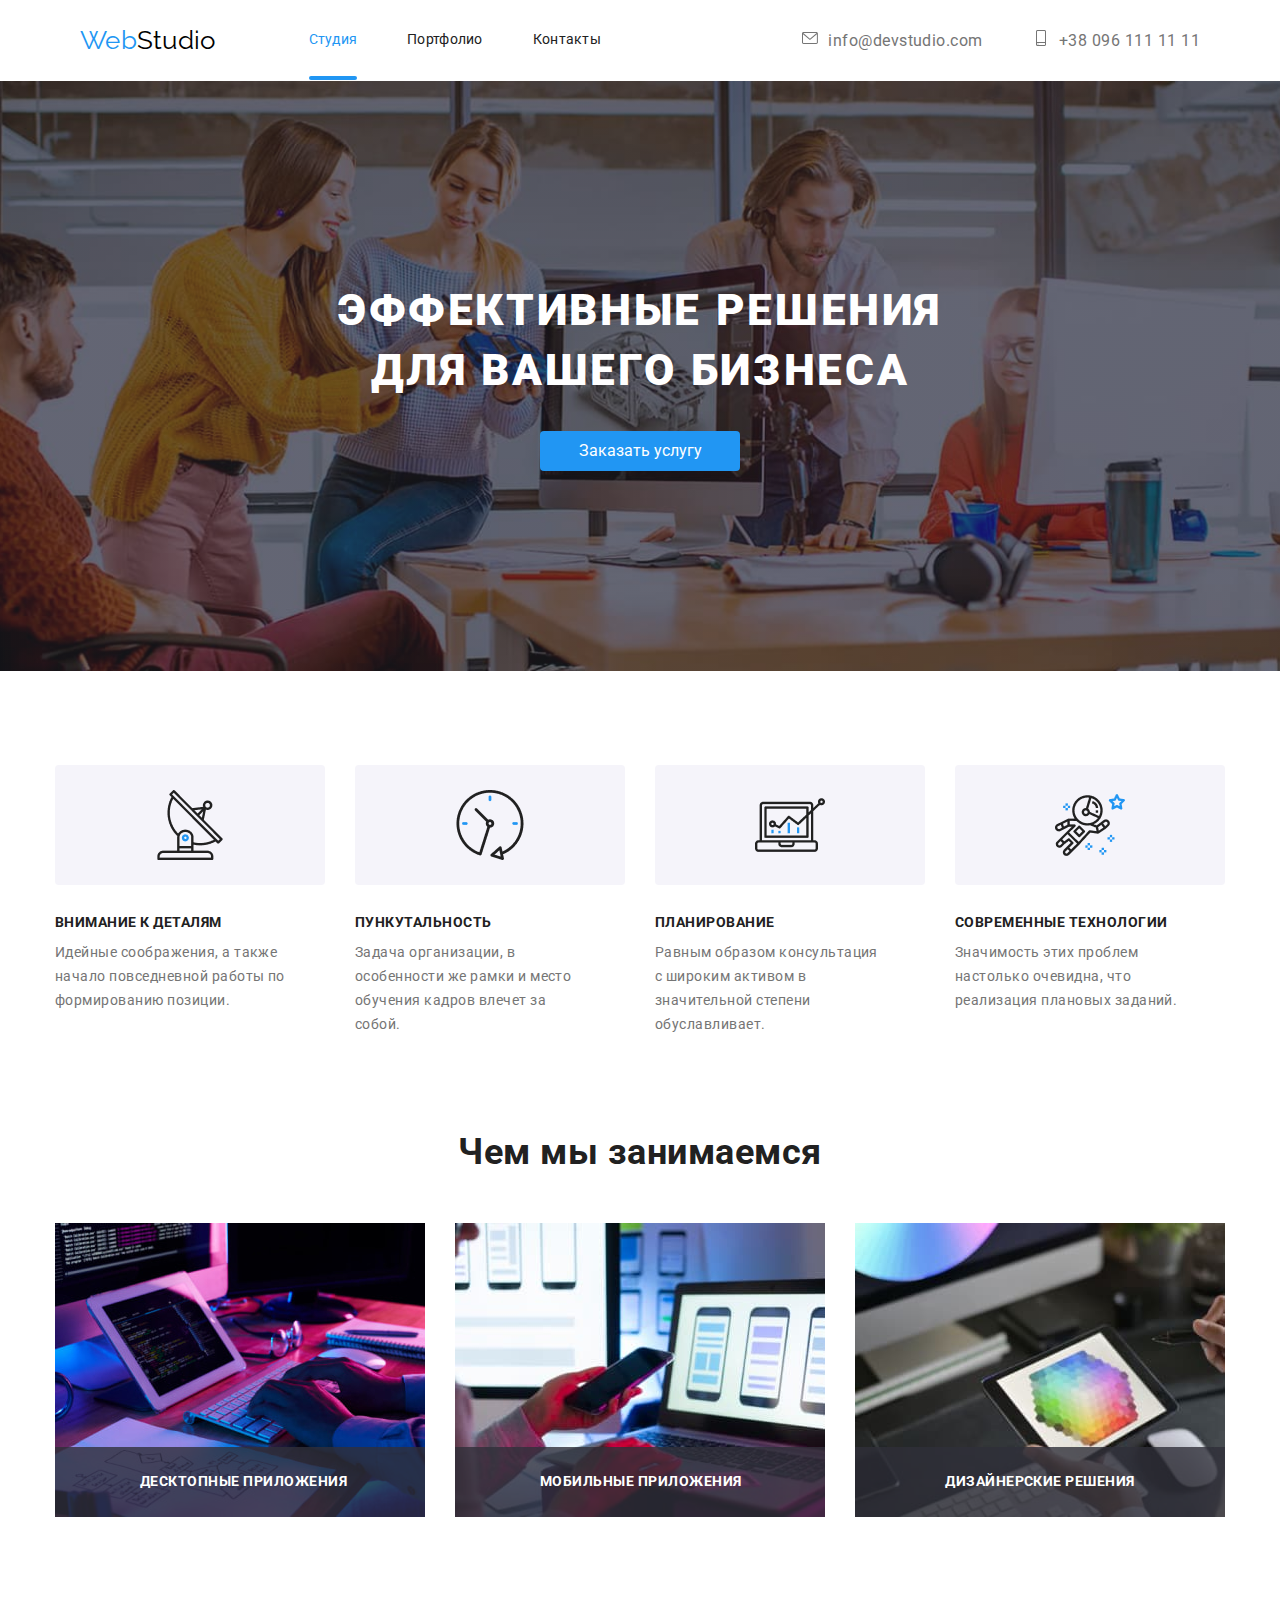
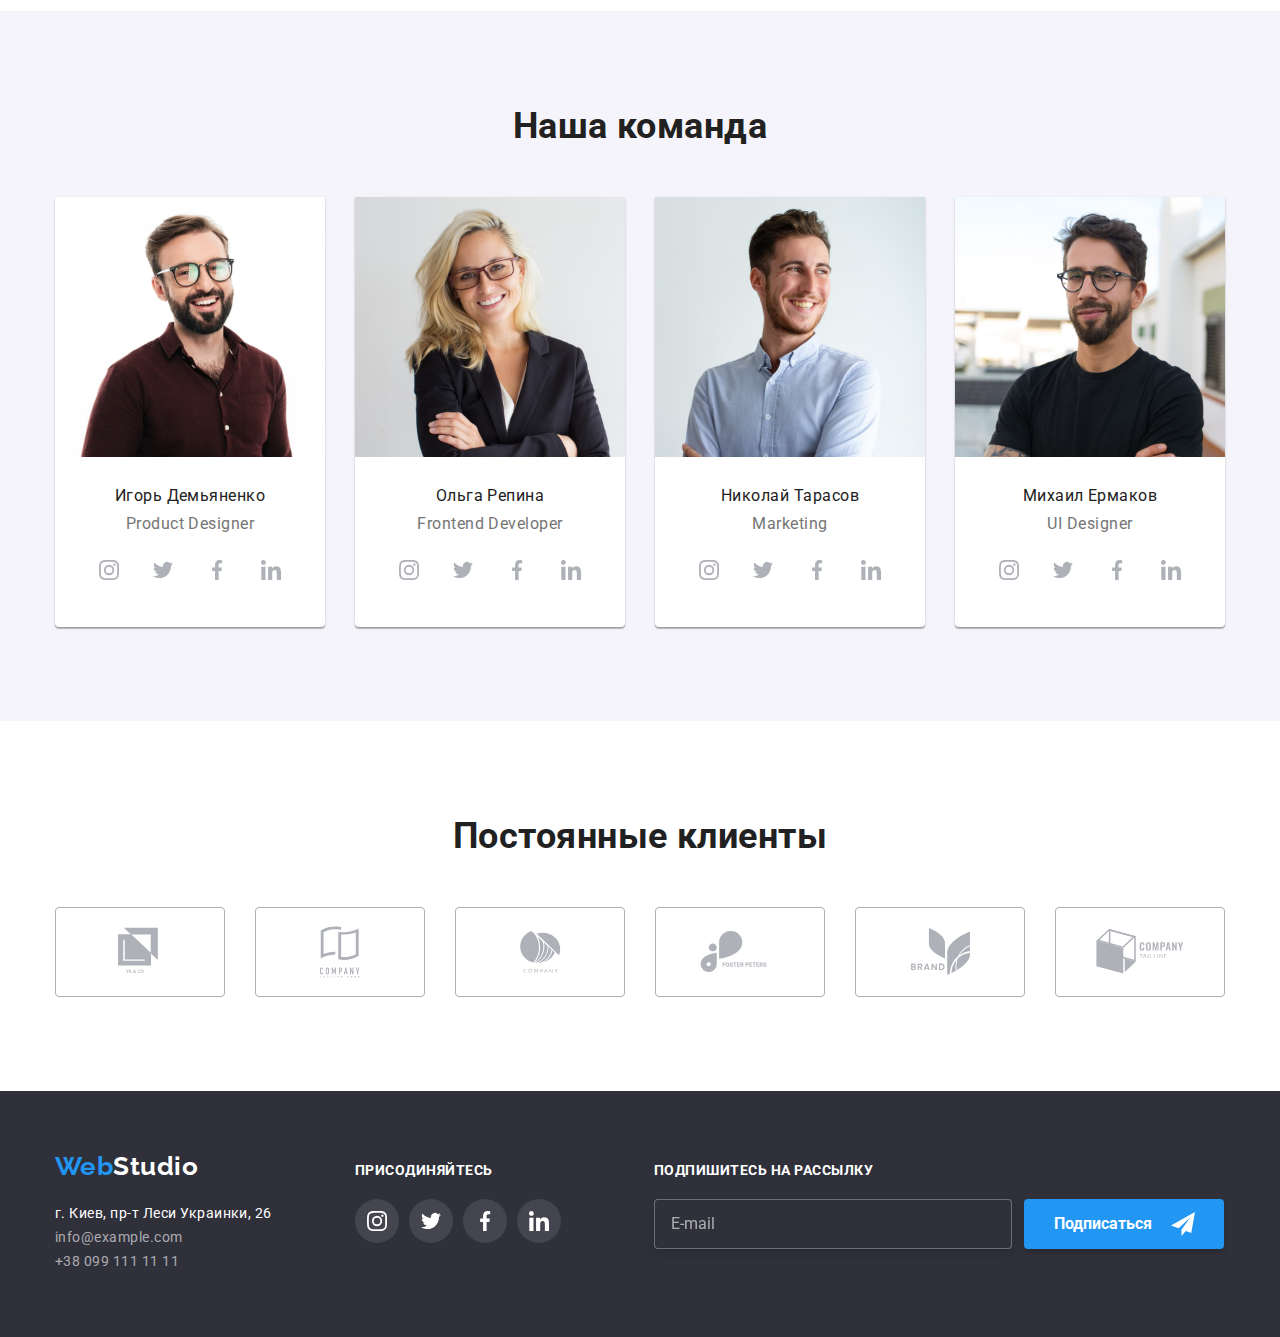
<file: index.html>
<!DOCTYPE html>
<html lang="ru">
  <head>
    <meta charset="UTF-8" />
    <meta name="viewport" content="width=device-width, initial-scale=1.0" />
    <link
      href="https://fonts.googleapis.com/css2?family=Raleway:wght@700&family=Roboto:wght@500;700&display=swap"
      rel="stylesheet"
    />
    <link rel="stylesheet" href="./css/modernnormalize.css" />
    <link rel="stylesheet" href="./css/styles.css" />
    <title>Document</title>
  </head>
  <body>
    <header>
      <!-- главная навигация -->
      <div class="container">
        <div class="flexbox-header">
          <nav class="nav">
            <a class="logo" href="./index.html"
              ><span class="web">Web</span>Studio</a
            >
            <ul class="list list-flexbox">
              <li class="item"><a class="link current" href="">Студия</a></li>
              <li class="item">
                <a class="link" href="./portfolio.html">Портфолио</a>
              </li>
              <li class="item">
                <a class="link" href="#contacts">Контакты</a>
              </li>
            </ul>
          </nav>

          <address class="address">
            <a class="address-link" href="mailto:info@devstudio.com">
              <svg class="address-icon" width="16" height="16">
                <use
                  href="./images/icons/symbol-defs.svg#icon-envelope"
                ></use></svg
              >info@devstudio.com</a
            >
            <a class="address-link" href="tel:+380961111111"
              ><svg class="address-icon" width="16" height="16">
                <use
                  href="./images/icons/symbol-defs.svg#icon-smartphone"
                ></use></svg
              >+38 096 111 11 11</a
            >
          </address>
        </div>
      </div>
    </header>
    <main>
      <article>
        <!-- герой -->
        <section class="hero">
          <div class="container hero-section">
            <h1 class="hero-title">Эффективные решения для вашего бизнеса</h1>
            <button data-modal-open class="button" type="button">
              Заказать услугу
            </button>
          </div>
        </section>
        <!-- особенности компании -->
        <section class="section no-padding">
          <div class="container">
            <h2 class="visually-hidden">Особенности</h2>
            <ul class="list flexbox">
              <li class="item-special">
                <h3 class="title-small-section antenna">Внимание к деталям</h3>
                <p class="text special-section">
                  Идейные соображения, а также начало повседневной работы по
                  формированию позиции.
                </p>
              </li>
              <li class="item-special">
                <h3 class="title-small-section clock">Пункутальность</h3>
                <p class="text special-section">
                  Задача организации, в особенности же рамки и место обучения
                  кадров влечет за собой.
                </p>
              </li>
              <li class="item-special">
                <h3 class="title-small-section planning">Планирование</h3>
                <p class="text special-section">
                  Равным образом консультация с широким активом в значительной
                  степени обуславливает.
                </p>
              </li>
              <li class="item-special">
                <h3 class="title-small-section astronaut">
                  Современные технологии
                </h3>
                <p class="text special-section">
                  Значимость этих проблем настолько очевидна, что реализация
                  плановых заданий.
                </p>
              </li>
            </ul>
          </div>
        </section>
        <!-- чем занимается компания -->
        <section class="section">
          <div class="container">
            <h2 class="title-section">Чем мы занимаемся</h2>
            <ul class="list flexbox">
              <li class="item-company">
                <a href="">
                  <img
                    src="./images/img.jpg"
                    alt="кодирование"
                    width="370"
                    height="295"
                  />
                  <div class="container-item-company">
                    <p class="item-company-text">Десктопные приложения</p>
                  </div>
                </a>
              </li>
              <li class="item-company">
                <a href="">
                  <img
                    src="./images/box2.jpg"
                    alt="создание мобильных приложений"
                    width="370"
                    height="295"
                  />
                </a>
                <div class="container-item-company">
                  <p class="item-company-text">Мобильные приложения</p>
                </div>
              </li>
              <li class="item-company">
                <a href="">
                  <img
                    src="./images/box3.jpg"
                    alt="палитра цветов"
                    width="370"
                    height="295"
                  />
                </a>
                <div class="container-item-company">
                  <p class="item-company-text">Дизайнерские решения</p>
                </div>
              </li>
            </ul>
          </div>
        </section>
        <!-- фото и ссылки на команду -->
        <section class="section team">
          <div class="container">
            <h2 class="title-section">Наша команда</h2>
            <ul class="list flexbox">
              <li class="item-special">
                <a href="">
                  <img
                    class="team-image"
                    src="./images/imgteam1.jpg"
                    alt="Игорь Демьяненко"
                    width="270"
                    height="260"
                  />
                </a>
                <h3 class="title-team">Игорь Демьяненко</h3>
                <p class="text text-team">Product Designer</p>
                <ul class="list flexbox-social">
                  <li class="flexbox-social-item">
                    <a
                      class="social-link"
                      aria-label="Инстаграм"
                      href="https://www.instagram.com/?hl=ru"
                      ><svg class="social-icon" width="20" height="20">
                        <use
                          href="./images/icons/symbol-defs.svg#icon-instagram"
                        ></use></svg
                    ></a>
                  </li>
                  <li class="flexbox-social-item">
                    <a
                      class="social-link"
                      aria-label="Твиттер"
                      href="https://www.instagram.com/?hl=ru"
                      ><svg class="social-icon" width="20" height="20">
                        <use
                          href="./images/icons/symbol-defs.svg#icon-twitter"
                        ></use></svg
                    ></a>
                  </li>
                  <li class="flexbox-social-item">
                    <a
                      class="social-link"
                      aria-label="Фейсбук"
                      href="https://www.instagram.com/?hl=ru"
                      ><svg class="social-icon" width="20" height="20">
                        <use
                          href="./images/icons/symbol-defs.svg#icon-facebook"
                        ></use></svg
                    ></a>
                  </li>
                  <li class="flexbox-social-item">
                    <a
                      class="social-link"
                      aria-label="Линкендин"
                      href="https://www.instagram.com/?hl=ru"
                      ><svg class="social-icon" width="20" height="20">
                        <use
                          href="./images/icons/symbol-defs.svg#icon-linkedin"
                        ></use></svg
                    ></a>
                  </li>
                </ul>
              </li>
              <li class="item-special">
                <a href="">
                  <img
                    class="team-image"
                    src="./images/imgteam2.jpg"
                    alt="Ольга Репина"
                    width="270"
                    height="260"
                  />
                </a>
                <h3 class="title-team">Ольга Репина</h3>
                <p class="text text-team">Frontend Developer</p>
                <ul class="list flexbox-social">
                  <li class="flexbox-social-item">
                    <a
                      class="social-link"
                      aria-label="Инстаграм"
                      href="https://www.instagram.com/?hl=ru"
                      ><svg class="social-icon" width="20" height="20">
                        <use
                          href="./images/icons/symbol-defs.svg#icon-instagram"
                        ></use></svg
                    ></a>
                  </li>
                  <li class="flexbox-social-item">
                    <a
                      class="social-link"
                      aria-label="Твиттер"
                      href="https://www.instagram.com/?hl=ru"
                      ><svg class="social-icon" width="20" height="20">
                        <use
                          href="./images/icons/symbol-defs.svg#icon-twitter"
                        ></use></svg
                    ></a>
                  </li>
                  <li class="flexbox-social-item">
                    <a
                      class="social-link"
                      aria-label="Фейсбук"
                      href="https://www.instagram.com/?hl=ru"
                      ><svg class="social-icon" width="20" height="20">
                        <use
                          href="./images/icons/symbol-defs.svg#icon-facebook"
                        ></use></svg
                    ></a>
                  </li>
                  <li class="flexbox-social-item">
                    <a
                      class="social-link"
                      aria-label="Линкендин"
                      href="https://www.instagram.com/?hl=ru"
                      ><svg class="social-icon" width="20" height="20">
                        <use
                          href="./images/icons/symbol-defs.svg#icon-linkedin"
                        ></use></svg
                    ></a>
                  </li>
                </ul>
              </li>
              <li class="item-special">
                <a href="">
                  <img
                    class="team-image"
                    src="./images/imgteam3.jpg"
                    alt="Николай Тарасов"
                    width="270"
                    height="260"
                  />
                </a>
                <h3 class="title-team">Николай Тарасов</h3>
                <p class="text text-team">Marketing</p>
                <ul class="list flexbox-social">
                  <li class="flexbox-social-item">
                    <a
                      class="social-link"
                      aria-label="Инстаграм"
                      href="https://www.instagram.com/?hl=ru"
                      ><svg class="social-icon" width="20" height="20">
                        <use
                          href="./images/icons/symbol-defs.svg#icon-instagram"
                        ></use></svg
                    ></a>
                  </li>
                  <li class="flexbox-social-item">
                    <a
                      class="social-link"
                      aria-label="Твиттер"
                      href="https://www.instagram.com/?hl=ru"
                      ><svg class="social-icon" width="20" height="20">
                        <use
                          href="./images/icons/symbol-defs.svg#icon-twitter"
                        ></use></svg
                    ></a>
                  </li>
                  <li class="flexbox-social-item">
                    <a
                      class="social-link"
                      aria-label="Фейсбук"
                      href="https://www.instagram.com/?hl=ru"
                      ><svg class="social-icon" width="20" height="20">
                        <use
                          href="./images/icons/symbol-defs.svg#icon-facebook"
                        ></use></svg
                    ></a>
                  </li>
                  <li class="flexbox-social-item">
                    <a
                      class="social-link"
                      aria-label="Линкендин"
                      href="https://www.instagram.com/?hl=ru"
                      ><svg class="social-icon" width="20" height="20">
                        <use
                          href="./images/icons/symbol-defs.svg#icon-linkedin"
                        ></use></svg
                    ></a>
                  </li>
                </ul>
              </li>
              <li class="item-special">
                <a href="">
                  <img
                    class="team-image"
                    src="./images/imgteam4.jpg"
                    alt="Михаил Ермаков"
                    width="270"
                    height="260"
                  />
                </a>
                <h3 class="title-team">Михаил Ермаков</h3>
                <p class="text text-team">UI Designer</p>
                <ul class="list flexbox-social">
                  <li class="flexbox-social-item">
                    <a
                      class="social-link"
                      aria-label="Инстаграм"
                      href="https://www.instagram.com/?hl=ru"
                      ><svg class="social-icon" width="20" height="20">
                        <use
                          href="./images/icons/symbol-defs.svg#icon-instagram"
                        ></use></svg
                    ></a>
                  </li>
                  <li class="flexbox-social-item">
                    <a
                      class="social-link"
                      aria-label="Твиттер"
                      href="https://www.instagram.com/?hl=ru"
                      ><svg class="social-icon" width="20" height="20">
                        <use
                          href="./images/icons/symbol-defs.svg#icon-twitter"
                        ></use></svg
                    ></a>
                  </li>
                  <li class="flexbox-social-item">
                    <a
                      class="social-link"
                      aria-label="Фейсбук"
                      href="https://www.instagram.com/?hl=ru"
                      ><svg class="social-icon" width="20" height="20">
                        <use
                          href="./images/icons/symbol-defs.svg#icon-facebook"
                        ></use></svg
                    ></a>
                  </li>
                  <li class="flexbox-social-item">
                    <a
                      class="social-link"
                      aria-label="Линкендин"
                      href="https://www.instagram.com/?hl=ru"
                      ><svg class="social-icon" width="20" height="20">
                        <use
                          href="./images/icons/symbol-defs.svg#icon-linkedin"
                        ></use></svg
                    ></a>
                  </li>
                </ul>
              </li>
            </ul>
          </div>
        </section>
        <!-- постоянные клиенты -->
        <section class="section">
          <div class="container">
            <h2 class="title-section">Постоянные клиенты</h2>
            <ul class="list clients">
              <li>
                <a class="clients-link" href="">
                  <svg class="clients-icon" width="44" height="50">
                    <use href="./images/icons/symbol-defs.svg#icon-logo1"></use>
                  </svg>
                </a>
              </li>
              <li>
                <a class="clients-link" href="">
                  <svg class="clients-icon" width="40" height="52">
                    <use href="./images/icons/symbol-defs.svg#icon-logo2"></use>
                  </svg>
                </a>
              </li>
              <li>
                <a class="clients-link" href="">
                  <svg class="clients-icon" width="41" height="42">
                    <use href="./images/icons/symbol-defs.svg#icon-logo3"></use>
                  </svg>
                </a>
              </li>
              <li>
                <a class="clients-link" href="">
                  <svg class="clients-icon" width="80" height="42">
                    <use href="./images/icons/symbol-defs.svg#icon-logo4"></use>
                  </svg>
                </a>
              </li>
              <li>
                <a class="clients-link" href="">
                  <svg class="clients-icon" width="59" height="47">
                    <use href="./images/icons/symbol-defs.svg#icon-logo5"></use>
                  </svg>
                </a>
              </li>
              <li>
                <a class="clients-link" href="">
                  <svg class="clients-icon" width="88" height="45">
                    <use href="./images/icons/symbol-defs.svg#icon-logo6"></use>
                  </svg>
                </a>
              </li>
            </ul>
          </div>
        </section>
      </article>
    </main>
    <footer class="footer">
      <!-- футер -->
      <div class="container footer-flexbox">
        <div class="footer-address">
          <h2 class="title-footer"><span class="web">Web</span>Studio</h2>
          <address class="text-address" id="contacts">
            <span class="text-address-white"
              >г. Киев, пр-т Леси Украинки, 26</span
            >
            <br />
            info@example.com <br />
            +38 099 111 11 11
          </address>
        </div>
        <div class="join">
          <h2 class="title-join">Присодиняйтесь</h2>
          <ul class="list flexbox-social">
            <li class="flexbox-social-item">
              <a
                class="social-link-join"
                aria-label="Инстаграм"
                href="https://www.instagram.com/?hl=ru"
                ><svg class="social-icon" width="20" height="20">
                  <use
                    href="./images/icons/symbol-defs.svg#icon-instagram"
                  ></use></svg
              ></a>
            </li>
            <li class="flexbox-social-item">
              <a
                class="social-link-join"
                aria-label="Твиттер"
                href="https://www.instagram.com/?hl=ru"
                ><svg class="social-icon" width="20" height="20">
                  <use
                    href="./images/icons/symbol-defs.svg#icon-twitter"
                  ></use></svg
              ></a>
            </li>
            <li class="flexbox-social-item">
              <a
                class="social-link-join"
                aria-label="Фейсбук"
                href="https://www.instagram.com/?hl=ru"
                ><svg class="social-icon" width="20" height="20">
                  <use
                    href="./images/icons/symbol-defs.svg#icon-facebook"
                  ></use></svg
              ></a>
            </li>
            <li class="flexbox-social-item">
              <a
                class="social-link-join"
                aria-label="Линкендин"
                href="https://www.instagram.com/?hl=ru"
                ><svg class="social-icon" width="20" height="20">
                  <use
                    href="./images/icons/symbol-defs.svg#icon-linkedin"
                  ></use></svg
              ></a>
            </li>
          </ul>
        </div>
        <div class="follow-us-container">
          <form class="follow-us-flex">
            <label class="follow-us-label" for="follow-us"
              >Подпишитесь на рассылку</label
            >
            <input
              class="follow-us-emailfield"
              type="email"
              id="follow-us"
              name="follow-us-signup"
              placeholder="E-mail"
            />
            <button class="button-follow-us" type="submit">
              <span>Подписаться</span>
            </button>
          </form>
        </div>
      </div>
    </footer>

    <!-- modal -->
    <div data-modal class="backdrop is-hidden">
      <div class="modal">
        <svg
          style="padding: 6px"
          data-modal-close
          class="modal-close-button"
          width="18"
          height="18"
        >
          <use href="./images/icons/symbol-defs.svg#icon-close"></use>
        </svg>
        <h2>Оставьте свои данные, мы вам перезвоним</h2>
        <form>
          <label for="modal-name" class="modal-label"
            ><span class="input-name">Имя</span></label
          >
          <div class="input-container">
            <input
              id="modal-name"
              class="modal-input"
              type="text"
              name="name"
              autocomplete="off"
              pattern="^[a-zA-Z]+$+[А-Яа-яЁё\s]"
            /><svg class="modalform-icon" width="18" height="18">
              <use href="./images/icons/symbol-defs.svg#icon-person"></use>
            </svg>
          </div>

          <label for="modal-phone" class="modal-label"
            ><span class="input-name">Телефон</span></label
          >
          <div class="input-container">
            <input
              id="modal-phone"
              class="modal-input"
              type="text"
              name="name"
              autocomplete="off"
              pattern="^[ 0-9]+$"
            /><svg class="modalform-icon" width="18" height="18">
              <use href="./images/icons/symbol-defs.svg#icon-phone"></use>
            </svg>
          </div>

          <label for="modal-male" class="modal-label"
            ><span class="input-name">Почта</span></label
          >
          <div class="input-container">
            <input
              id="modal-male"
              class="modal-input"
              type="text"
              name="name"
              autocomplete="off"
            /><svg class="modalform-icon" width="18" height="18">
              <use href="./images/icons/symbol-defs.svg#icon-email"></use>
            </svg>
          </div>

          <label for="comment"
            ><span class="input-name">Комментарий</span></label
          >
          <textarea
            class="textarea-input"
            id="comment"
            name="comment"
            rows="6"
            placeholder="Введите текст"
          ></textarea>

          <div class="checkbox-container">
            <input
              class="checkbox-input visually-hidden"
              name="checkbox"
              id="checkbox"
              type="checkbox"
            />
            <label class="checkbox-label" for="checkbox"
              >Соглашаюсь с рассылкой и принимаю
              <a href="">Условия договора</a></label
            >
          </div>
          <button class="button button-form" type="submit">Отправить</button>
        </form>
      </div>
    </div>

    <script src="./js/modal.js"></script>
  </body>
</html>
</file>
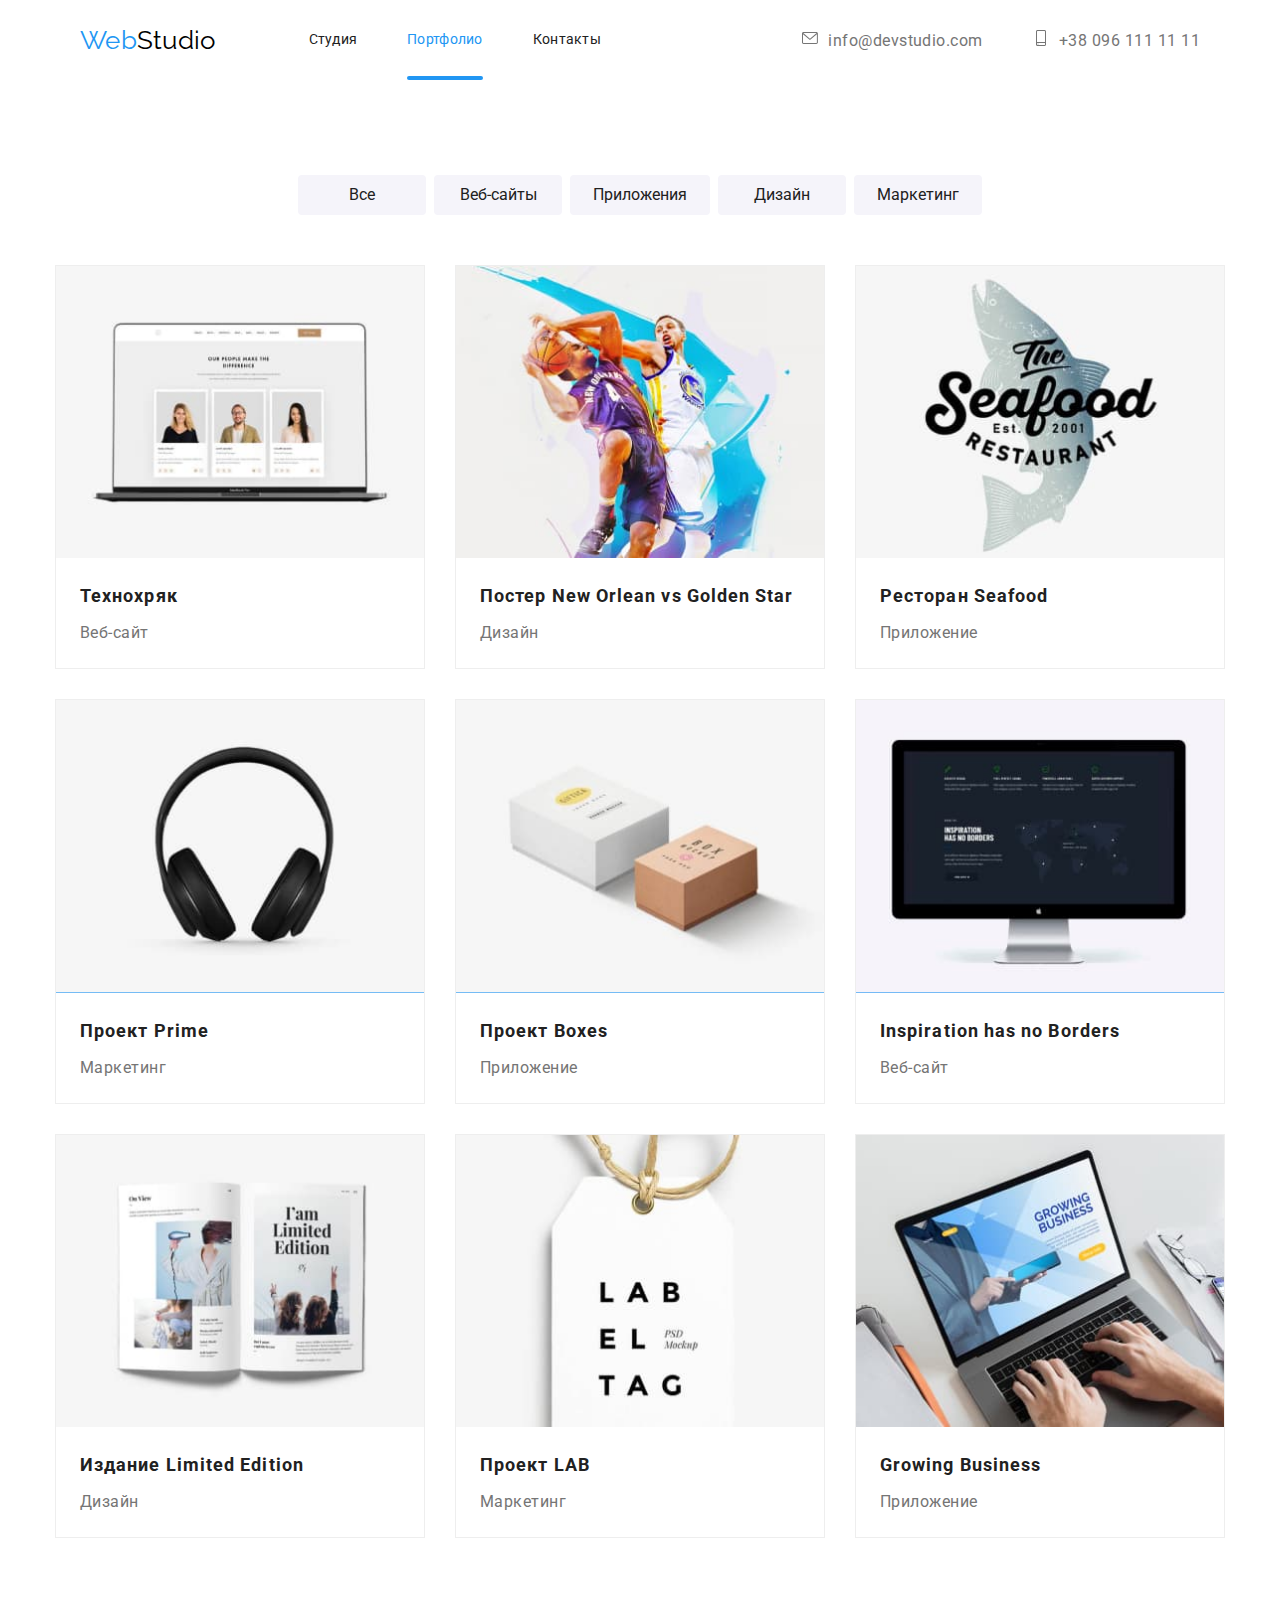
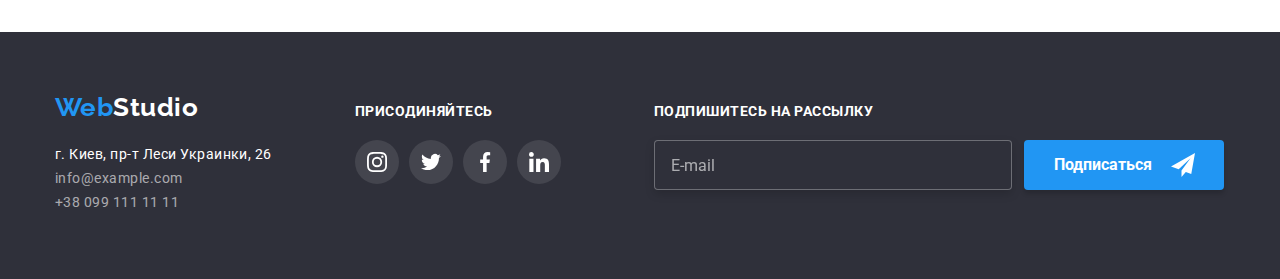
<file: portfolio.html>
<!DOCTYPE html>
<html lang="ru">
  <head>
    <meta charset="UTF-8" />
    <meta name="viewport" content="width=device-width, initial-scale=1.0" />
    <link
      href="https://fonts.googleapis.com/css2?family=Raleway:wght@700&family=Roboto:wght@500;700&display=swap"
      rel="stylesheet"
    />
    <link rel="stylesheet" href="./css/modernnormalize.css" />
    <link rel="stylesheet" href="./css/styles.css" />
    <title>Document</title>
  </head>
  <body>
    <header>
      <!-- главная навигация -->
      <div class="container padding-portfolio">
        <div class="flexbox-header">
          <nav class="nav">
            <a class="logo" href="./index.html"
              ><span class="web">Web</span>Studio</a
            >
            <ul class="list list-flexbox">
              <li class="item">
                <a class="link" href="./index.html">Студия</a>
              </li>
              <li class="item">
                <a class="link current" href="./portfolio.html">Портфолио</a>
              </li>
              <li class="item">
                <a class="link" href="#contacts">Контакты</a>
              </li>
            </ul>
          </nav>

          <address class="address">
            <a class="address-link" href="mailto:info@devstudio.com">
              <svg class="address-icon" width="16" height="16">
                <use
                  href="./images/icons/symbol-defs.svg#icon-envelope"
                ></use></svg
              >info@devstudio.com</a
            >
            <a class="address-link" href="tel:+380961111111"
              ><svg class="address-icon" width="16" height="16">
                <use
                  href="./images/icons/symbol-defs.svg#icon-smartphone"
                ></use></svg
              >+38 096 111 11 11</a
            >
          </address>
        </div>
      </div>
    </header>
    <main>
      <article>
        <!--фильтр -->
        <div class="container padding-portfolio">
          <ul class="list flexbox-buttonport">
            <li class="item-button">
              <button class="button-port" type="button">Все</button>
            </li>
            <li class="item-button">
              <button class="button-port" type="button">Веб-сайты</button>
            </li>
            <li class="item-button">
              <button class="button-port" type="button">Приложения</button>
            </li>
            <li class="item-button">
              <button class="button-port" type="button">Дизайн</button>
            </li>
            <li class="item-button">
              <button class="button-port" type="button">Маркетинг</button>
            </li>
          </ul>
          <section>
            <!-- список приложений  -->
            <ul class="list flexbox-app">
              <li class="item-app">
                <a href="">
                  <div class="container-app">
                    <img
                      src="./images/img-porrtf-1.jpg"
                      alt="иконки"
                      width="370"
                      height="295"
                    />
                    <div class="overlay">
                      <p class="text-app-hover">
                        Технокряк это современная площадка распространения
                        коронавируса. Компании используют эту платформу для
                        цифрового шпионажа и атак на защищённые сервера
                        конкурентов.
                      </p>
                    </div>
                  </div>
                  <div class="text-container">
                    <h2 class="title-app">Технохряк</h2>
                    <p class="text-app">Веб-сайт</p>
                  </div>
                </a>
              </li>
              <li class="item-app">
                <a href="">
                  <div class="container-app">
                    <img
                      src="./images/img-porrtf-2.jpg"
                      alt="баскетболисты"
                      width="370"
                      height="295"
                    />
                    <div class="overlay">
                      <p class="text-app-hover">
                        Технокряк это современная площадка распространения
                        коронавируса. Компании используют эту платформу для
                        цифрового шпионажа и атак на защищённые сервера
                        конкурентов.
                      </p>
                    </div>
                  </div>
                  <div class="text-container">
                    <h2 class="title-app">Постер New Orlean vs Golden Star</h2>
                    <p class="text-app">Дизайн</p>
                  </div>
                </a>
              </li>
              <li class="item-app">
                <a href="">
                  <div class="container-app">
                    <img
                      src="./images/img-porrtf-3.jpg"
                      alt="логотип"
                      width="370"
                      height="295"
                    />
                    <div class="overlay">
                      <p class="text-app-hover">
                        Технокряк это современная площадка распространения
                        коронавируса. Компании используют эту платформу для
                        цифрового шпионажа и атак на защищённые сервера
                        конкурентов.
                      </p>
                    </div>
                  </div>
                  <div class="text-container">
                    <h2 class="title-app">Ресторан Seafood</h2>
                    <p class="text-app">Приложение</p>
                  </div>
                </a>
              </li>
              <li class="item-app">
                <a href=""
                  ><div class="container-app">
                    <img
                      src="./images/img-porrtf-4.jpg"
                      alt="наушники"
                      width="370"
                      height="295"
                    />
                    <div class="overlay">
                      <p class="text-app-hover">
                        Технокряк это современная площадка распространения
                        коронавируса. Компании используют эту платформу для
                        цифрового шпионажа и атак на защищённые сервера
                        конкурентов.
                      </p>
                    </div>
                  </div>
                  <div class="text-container">
                    <h2 class="title-app">Проект Prime</h2>
                    <p class="text-app">Маркетинг</p>
                  </div>
                </a>
              </li>
              <li class="item-app">
                <a href=""
                  ><div class="container-app">
                    <img
                      src="./images/img-porrtf-5.jpg"
                      alt="коробки"
                      width="370"
                      height="295"
                    />
                    <div class="overlay">
                      <p class="text-app-hover">
                        Технокряк это современная площадка распространения
                        коронавируса. Компании используют эту платформу для
                        цифрового шпионажа и атак на защищённые сервера
                        конкурентов.
                      </p>
                    </div>
                  </div>
                  <div class="text-container">
                    <h2 class="title-app">Проект Boxes</h2>
                    <p class="text-app">Приложение</p>
                  </div>
                </a>
              </li>
              <li class="item-app">
                <a href=""
                  ><div class="container-app">
                    <img
                      src="./images/img-porrtf-6.jpg"
                      alt="экран-компьютера"
                      width="370"
                      height="295"
                    />
                    <div class="overlay">
                      <p class="text-app-hover">
                        Технокряк это современная площадка распространения
                        коронавируса. Компании используют эту платформу для
                        цифрового шпионажа и атак на защищённые сервера
                        конкурентов.
                      </p>
                    </div>
                  </div>
                  <div class="text-container">
                    <h2 class="title-app">Inspiration has no Borders</h2>
                    <p class="text-app">Веб-сайт</p>
                  </div>
                </a>
              </li>
              <li class="item-app">
                <a href=""
                  ><div class="container-app">
                    <img
                      src="./images/img-porrtf-7.jpg"
                      alt="книга"
                      width="370"
                      height="295"
                    />
                    <div class="overlay">
                      <p class="text-app-hover">
                        Технокряк это современная площадка распространения
                        коронавируса. Компании используют эту платформу для
                        цифрового шпионажа и атак на защищённые сервера
                        конкурентов.
                      </p>
                    </div>
                  </div>
                  <div class="text-container">
                    <h2 class="title-app">Издание Limited Edition</h2>
                    <p class="text-app">Дизайн</p>
                  </div>
                </a>
              </li>
              <li class="item-app">
                <a href=""
                  ><div class="container-app">
                    <img
                      src="./images/img-porrtf-8.jpg"
                      alt="бирка"
                      width="370"
                      height="295"
                    />
                    <div class="overlay">
                      <p class="text-app-hover">
                        Технокряк это современная площадка распространения
                        коронавируса. Компании используют эту платформу для
                        цифрового шпионажа и атак на защищённые сервера
                        конкурентов.
                      </p>
                    </div>
                  </div>
                  <div class="text-container">
                    <h2 class="title-app">Проект LAB</h2>
                    <p class="text-app">Маркетинг</p>
                  </div>
                </a>
              </li>
              <li class="item-app">
                <a href=""
                  ><div class="container-app">
                    <img
                      src="./images/img-porrtf-9.jpg"
                      alt="ноутбук"
                      width="370"
                      height="295"
                    />
                    <div class="overlay">
                      <p class="text-app-hover">
                        Технокряк это современная площадка распространения
                        коронавируса. Компании используют эту платформу для
                        цифрового шпионажа и атак на защищённые сервера
                        конкурентов.
                      </p>
                    </div>
                  </div>
                  <div class="text-container">
                    <h2 class="title-app">Growing Business</h2>
                    <p class="text-app">Приложение</p>
                  </div>
                </a>
              </li>
            </ul>
          </section>
        </div>
      </article>
    </main>
    <footer class="footer">
      <!-- футер -->
      <div class="container footer-flexbox">
        <div class="footer-address">
          <h2 class="title-footer"><span class="web">Web</span>Studio</h2>
          <address class="text-address" id="contacts">
            <span class="text-address-white"
              >г. Киев, пр-т Леси Украинки, 26</span
            >
            <br />
            info@example.com <br />
            +38 099 111 11 11
          </address>
        </div>
        <div class="join">
          <h2 class="title-join">Присодиняйтесь</h2>
          <ul class="list flexbox-social">
            <li class="flexbox-social-item">
              <a
                class="social-link-join"
                aria-label="Инстаграм"
                href="https://www.instagram.com/?hl=ru"
                ><svg class="social-icon" width="20" height="20">
                  <use
                    href="./images/icons/symbol-defs.svg#icon-instagram"
                  ></use></svg
              ></a>
            </li>
            <li class="flexbox-social-item">
              <a
                class="social-link-join"
                aria-label="Твиттер"
                href="https://www.instagram.com/?hl=ru"
                ><svg class="social-icon" width="20" height="20">
                  <use
                    href="./images/icons/symbol-defs.svg#icon-twitter"
                  ></use></svg
              ></a>
            </li>
            <li class="flexbox-social-item">
              <a
                class="social-link-join"
                aria-label="Фейсбук"
                href="https://www.instagram.com/?hl=ru"
                ><svg class="social-icon" width="20" height="20">
                  <use
                    href="./images/icons/symbol-defs.svg#icon-facebook"
                  ></use></svg
              ></a>
            </li>
            <li class="flexbox-social-item">
              <a
                class="social-link-join"
                aria-label="Линкендин"
                href="https://www.instagram.com/?hl=ru"
                ><svg class="social-icon" width="20" height="20">
                  <use
                    href="./images/icons/symbol-defs.svg#icon-linkedin"
                  ></use></svg
              ></a>
            </li>
          </ul>
        </div>
        <div class="follow-us-container">
          <form class="follow-us-flex">
            <label class="follow-us-label" for="follow-us"
              >Подпишитесь на рассылку</label
            >
            <input
              class="follow-us-emailfield"
              type="email"
              id="follow-us"
              name="follow-us-signup"
              placeholder="E-mail"
            />
            <button class="button-follow-us" type="submit">
              <span>Подписаться</span>
            </button>
          </form>
        </div>
      </div>
    </footer>
  </body>
</html>
</file>
<file: css/styles.css>
:root {
  --primary-text-color: #757575;
  --title-text-color: #212121;
  --accent-color: #2196f3;
  --background-color: #ffffff;
  --background-hero-color: #2f303a;
  --our-team-back-color: #f5f4fa;
  --footer-back-color: #000000;
  --icon-color: #afb1b8;
  --animation: 250ms cubic-bezier(0.4, 0, 0.2, 1);
}

body {
  font-family: Roboto, serif;
  letter-spacing: 0.03em;

  color: var(--primary-text-color);
}

/* утилиты */

h2,
h3 {
  color: var(--title-text-color);
}

.list {
  list-style: none;
  margin: 0;
  padding: 0;
}

a {
  text-decoration: none;
}

img {
  display: block;
  max-width: 100%;
  height: auto;
}

.flexbox {
  display: flex;
}

/* главная навигация */

.container {
  margin-left: auto;
  margin-right: auto;
  width: 1200px;
  padding-left: 15px;
  padding-right: 15px;
}

.flexbox-header {
  display: flex;
  align-items: center;
  padding-left: 25px;
  padding-right: 25px;
}

.flexbox-header > .address {
  margin-left: auto;
  padding-top: 25px;
  padding-bottom: 25px;
}

.nav {
  display: flex;

  font-size: 14px;
  line-height: 1.14;
  letter-spacing: 0.02em;
}

.nav > .logo {
  margin-right: 93px;
}

.logo {
  padding-top: 25px;
  padding-bottom: 25px;

  font-family: Raleway, sans-serif;
  font-size: 26px;
  line-height: 1.19;

  color: var(--footer-back-color);
}

.list-flexbox {
  display: flex;
  align-items: center;
}

.item {
  position: relative;

  padding-top: 32px;
  padding-bottom: 32px;
}

.list-flexbox > .item:not(:last-child) {
  margin-right: 50px;
}

.link {
  color: var(--title-text-color);
  transition: color var(--animation);
}

.current::after {
  content: "";
  display: block;
  position: absolute;
  bottom: 0;
  left: 0;
  height: 4px;
  width: 100%;

  background-color: var(--accent-color);
  border-radius: 2px;
}

.link:hover,
.link:focus,
.current,
.web {
  color: var(--accent-color);
}

.address {
  display: flex;
  align-items: center;
  color: var(--primary-text-color);
  padding-top: 32px;
  padding-bottom: 32px;

  font-style: normal;
}

.address-link {
  color: var(--primary-text-color);
  transition: color var(--animation);
}

.address-link:hover,
.address-link:focus {
  color: var(--accent-color);
}

.address-link:not(:last-child) {
  margin-right: 50px;
}

.address-icon {
  margin-right: 10px;
  fill: var(--primary-text-color);

  transition: fill var(--animation);
}

.address-link:hover .address-icon,
.address-link:focus .address-icon {
  fill: var(--accent-color);
}

/* герой */

.hero {
  text-align: center;
  margin-right: auto;
  margin-left: auto;

  color: var(--background-color);
  background-color: var(--background-hero-color);
  background-image: linear-gradient(
      rgba(47, 48, 58, 0.4),
      rgba(47, 48, 58, 0.4)
    ),
    url(../images/hero-background.jpg);
  background-position: center;
  background-repeat: no-repeat;
  max-width: 1600px;
  background-size: cover;
}

.hero-section {
  padding-top: 200px;
  padding-bottom: 200px;
  margin-left: auto;
  margin-right: auto;
  max-width: 696px;
}

.hero-title {
  margin-top: 0;
  margin-bottom: 30px;

  font-weight: 900;
  font-size: 44px;
  line-height: 1.36;
  letter-spacing: 0.06em;
  text-transform: uppercase;
}

.button {
  display: inline-block;
  padding: 10px 32px;
  border-radius: 4px;
  border: 1px solid transparent;
  min-width: 200px;

  color: var(--background-color);
  background-color: var(--accent-color);

  text-align: center;
  cursor: pointer;
}

/* особенности компании */

.section {
  padding-top: 94px;
  padding-bottom: 94px;
}

.flexbox > .item-special:not(:last-child) {
  margin-right: 30px;
}

.flexbox > .item-special {
  width: calc((100% - 3 * 30px) / 4);
}

.visually-hidden {
  position: absolute;
  width: 1px;
  height: 1px;
  margin: -1px;
  border: 0;
  padding: 0;
  clip: rect(0 0 0 0);
  overflow: hidden;
}

.title-small-section {
  margin-top: 0px;
  margin-bottom: 10px;

  font-weight: 700;
  font-size: 14px;
  line-height: 1.14;
  text-transform: uppercase;
}

.title-small-section::before {
  display: block;
  content: "";
  max-width: 270px;
  height: 120px;
  margin-bottom: 30px;
  border-radius: 4px;
  background-color: var(--our-team-back-color);
  background-repeat: no-repeat;
  background-position: center;
}

.antenna::before {
  background-image: url(../images/antenna1.png);
}

.clock::before {
  background-image: url(../images/clock1.png);
}

.planning::before {
  background-image: url(../images/diagram1.png);
}

.astronaut::before {
  background-image: url(../images/astronaut1.png);
}

.special-section,
.text-address {
  width: 231px;
  font-size: 14px;
  line-height: 1.71;
}

.text {
  margin-top: 0px;
  margin-bottom: 0px;
}

/* чем занимается компания */

.section.no-padding {
  padding-bottom: 0px;
}

.title-section {
  margin-top: 0;
  margin-bottom: 50px;

  font-weight: 700;
  font-size: 36px;
  line-height: 1.17;
  text-align: center;
}

.item-company {
  position: relative;
}

.container-item-company {
  position: absolute;
  bottom: 0;
  display: block;
  width: 100%;

  padding: 27px 85px;

  background-color: rgba(47, 48, 58, 0.8);
}

.item-company-text {
  font-weight: 700;
  font-size: 14px;
  line-height: 1.14;
  text-align: center;
  text-transform: uppercase;
  white-space: nowrap;

  margin: 0px;

  color: var(--background-color);
}

.flexbox > .item-company:not(:last-child) {
  margin-right: 30px;
}

.flexbox > .item-company {
  width: calc((100% - 2 * 30px) / 3);
}

/* фото и ссылки на команду */

.team {
  background-color: var(--our-team-back-color);
}

.team .item-special {
  box-shadow: 0px 1px 3px rgba(0, 0, 0, 0.12), 0px 1px 1px rgba(0, 0, 0, 0.14),
    0px 2px 1px rgba(0, 0, 0, 0.2);
  border-radius: 0px 0px 4px 4px;
  background-color: var(--background-color);
}

.team-image {
  margin-bottom: 30px;
}

.title-team {
  margin-top: 0px;
  margin-bottom: 10px;

  font-weight: normal;
  font-size: 16px;
  line-height: 1.11;
  text-align: center;
}

.text-team {
  font-size: 16px;
  line-height: 1.11;
  margin-bottom: 16px;
  text-align: center;
}

.flexbox-social {
  display: flex;
  justify-content: center;
  margin-bottom: 30px;
  margin-right: auto;
  margin-left: auto;
  justify-content: center;
}

.flexbox-social-item:not(:last-child) {
  margin-right: 10px;
}

.social-link {
  display: inline-block;
  width: 44px;
  height: 44px;
  border-radius: 50%;

  transition: background-color var(--animation);
}

.social-link:hover,
.social-link:focus {
  background-color: var(--accent-color);
}

.social-icon {
  margin: 12px;
  fill: var(--icon-color);

  transition: fill var(--animation);
}

.social-link:hover .social-icon,
.social-link:focus .social-icon {
  fill: var(--background-color);
}

/* постоянные клиенты */

.clients {
  display: flex;
}

.clients > li:not(:last-child) {
  margin-right: 30px;
}

.clients-link {
  display: flex;
  height: 90px;
  width: 170px;
  justify-content: center;
  align-items: center;

  border: 1px solid var(--icon-color);
  border-radius: 4px;

  transition: border-color var(--animation);
}

.clients-icon {
  fill: var(--icon-color);

  transition: fill var(--animation);
}

.clients-link:hover,
.clients-link:focus {
  border-color: var(--accent-color);
}

.clients-link:hover .clients-icon,
.clients-link:focus .clients-icon {
  fill: var(--accent-color);
}

/* футер */

.footer {
  padding-top: 60px;
  padding-bottom: 60px;

  background-color: var(--background-hero-color);
}

.footer-flexbox {
  display: flex;
  align-items: baseline;
}

.footer-address {
  width: 230px;
  margin-right: 70px;
}

.title-footer {
  margin-top: 0;
  margin-bottom: 20px;

  font-family: Raleway, sans-serif;
  font-size: 26px;
  line-height: 1.19;

  color: var(--background-color);
}

.footer .text-address {
  font-style: normal;
  color: rgba(255, 255, 255, 0.6);
}

.text-address.address-link:not(:last-child) {
  margin-bottom: 10px;
}

/*  join */

.join {
  margin-right: 93px;
}

.text-address-white {
  color: var(--background-color);
}

.text .join {
  margin-left: 70px;
  padding-top: 72px;
}

.title-join {
  margin-top: 0px;
  margin-bottom: 20px;

  text-transform: uppercase;
  font-weight: bold;
  font-size: 14px;
  line-height: 1.14;

  color: var(--background-color);
}

.social-link-join {
  display: inline-block;
  width: 44px;
  height: 44px;
  border-radius: 50%;

  background-color: rgba(255, 255, 255, 0.1);

  transition: background-color var(--animation);
}

.social-link-join:hover,
.social-link-join:focus {
  background-color: var(--accent-color);
}

.join .social-icon {
  fill: var(--background-color);
}

/* форма follow-us */

.follow-us-flex {
  display: flex;

  flex-wrap: wrap;
}

.follow-us-label {
  width: 100%;
  font-weight: bold;
  font-size: 14px;
  line-height: 1.14;
  text-transform: uppercase;

  margin-bottom: 20px;

  color: var(--background-color);
}

.follow-us-emailfield {
  display: block;
  width: 358px;
  height: 50px;
  padding-left: 16px;
  margin-right: 12px;

  background-color: var(--background-hero-color);

  border: 1px solid rgba(255, 255, 255, 0.3);
  filter: drop-shadow(0px 4px 4px rgba(0, 0, 0, 0.15));
  border-radius: 4px;
}

.follow-us-emailfield::placeholder {
  font-weight: 400;
  font-size: 16px;
  line-height: 1.25;
  color: rgba(255, 255, 255, 0.6);
}

.button-follow-us {
  position: relative;
  display: inline-block;
  right: 0;
  bottom: 0;
  width: 200px;
  height: 50px;
  padding: 10px 32px;

  font-weight: 700;
  font-size: 16px;
  line-height: 1.8;
  text-align: center;
  color: var(--background-color);

  background-color: var(--accent-color);
  background-image: url(../images/icons/forms/iconsend.svg);
  background-repeat: no-repeat;
  background-position: right 28px top 50%;
  box-shadow: 0px 4px 4px rgba(0, 0, 0, 0.15);
  border-radius: 4px;
  border-color: transparent;
  cursor: pointer;
  border-radius: 4px;
  border: 1px solid transparent;
}

.button-follow-us > span {
  position: absolute;
  left: 29px;
  top: 50%;
  transform: translateY(-50%);
}

/* модальное окно */

.backdrop-container {
  position: relative;
}

.backdrop {
  position: fixed;
  top: 0;
  left: 0;
  bottom: 0;
  right: 0;
  width: 100%;
  height: 100%;

  background-color: rgba(0, 0, 0, 0.2);

  opacity: 1;
  transition: opacity var(--animation);
}

.backdrop.is-hidden {
  opacity: 0;
  pointer-events: none;
}

.backdrop.is-hidden .modal {
  transform: translate(-50%, -50%) scale(0.7);
}

.modal {
  display: flex;
  flex-direction: column;
  position: absolute;
  top: 50%;
  left: 50%;
  transform: translate(-50%, -50%) scale(1);
  transition: transform var(--animation);

  min-height: 580px;
  min-width: 528px;

  background-color: var(--background-color);
}

.modal > h2 {
  margin-top: 40px;

  font-weight: 700;
  font-size: 20px;
  line-height: 1.15;
  text-align: center;
}

.modal-close-button {
  position: absolute;
  right: 8px;
  top: 8px;

  width: 30px;
  height: 30px;

  cursor: pointer;
  border: 1px solid rgba(0, 0, 0, 0.1);
  border-radius: 50%;
}

.modal-close-button:hover {
  fill: var(--accent-color);
}

.modal-label {
  display: block;
  margin-bottom: 4px;
}

.input-name {
  display: block;
  margin-left: 40px;
  margin-bottom: 4px;

  font-size: 12px;
  line-height: 1.17;
  color: var(--primary-text-color);
}

.input-container {
  position: relative;
}

.modal-input {
  display: block;
  width: 448px;
  height: 40px;
  margin-left: 40px;
  padding-left: 42px;
  margin-bottom: 10px;

  border: 1px solid rgba(33, 33, 33, 0.2);
  border-radius: 4px;
  outline-color: var(--accent-color);

  cursor: pointer;
}

.modal-label:focus-within {
  fill: var(--accent-color);
}

.modal-label:focus ~ .modal-input {
  outline-color: var(--accent-color);
}

.modalform-icon {
  position: absolute;
  left: 52px;
  top: 50%;
  transform: translateY(-50%);
}

.textarea-input {
  margin-left: 40px;
  width: 448px;
  max-height: 120px;
  padding-top: 16px;
  padding-left: 16px;

  border: 1px solid rgba(33, 33, 33, 0.2);
  border-radius: 4px;
  resize: none;
  outline-color: var(--accent-color);

  cursor: pointer;
}

.textarea-input::placeholder {
  font-size: 12px;
  line-height: 1.17;
  letter-spacing: 0.01em;

  color: rgba(117, 117, 117, 0.5);
}

.checkbox-container {
  position: relative;
  display: block;
  margin-top: 20px;
  margin-bottom: 30px;
}

.checkbox-label::before {
  content: "";
  position: absolute;
  left: 52px;
  top: 50%;
  transform: translateY(-50%);
  display: inline-block;
  width: 16px;
  height: 15px;
  border: 2px solid var(--title-text-color);
  border-radius: 2px;
}

.checkbox-input:checked + .checkbox-label::before {
  background-color: var(--accent-color);
  background-image: url(../images/icons/forms/icon-check.svg);
  background-size: contain;
  border-color: transparent;
  background-position: center;
}

.checkbox-label {
  margin-left: 74px;

  font-size: 14px;
  line-height: 1.72;

  color: var(--primary-text-color);
}

.checkbox-label > a {
  color: var(--accent-color);
  text-decoration: underline;
}

.button-form {
  display: block;
  margin-left: auto;
  margin-right: auto;
  margin-bottom: 40px;
  height: 50px;
}

/* портфолио */

.padding-portfolio {
  padding-bottom: 94px;
}
/* фильтр */

.flexbox-buttonport {
  display: flex;
  justify-content: center;
  padding-bottom: 50px;
}

.flexbox-buttonport > .item-button:not(:last-child) {
  margin-right: 8px;
}

.item-button {
  transition: box-shadow var(--animation);
}

.item-button:hover,
.item-button:focus {
  box-shadow: 0px 4px 4px rgba(0, 0, 0, 0.25);
}

.button-port {
  display: inline-block;
  border: 1px solid transparent;
  border-radius: 4px;
  padding: 6px 22px;
  min-width: 128px;
  cursor: pointer;

  color: var(--title-text-color);
  background-color: var(--our-team-back-color);

  font-size: 16px;
  line-height: 1.63;
  text-align: center;

  transition: color var(--animation), background-color var(--animation);
}

.button-port:hover,
.button-port:focus {
  color: var(--background-color);
  background-color: var(--accent-color);
}

/* список приложений */

.flexbox-app {
  display: flex;
  flex-wrap: wrap;
}

.item-app {
  width: calc((100% - 2 * 30px) / 3);
  border: 1px solid #eeeeee;

  transition: box-shadow var(--animation);
}

.container-app {
  position: relative;
  overflow: hidden;
}

.overlay {
  position: absolute;
  content: "";
  display: inline-block;
  top: 0;
  left: 0;

  width: 100%;
  height: 100%;

  background-color: var(--accent-color);
  transform: translateY(100%);
  transition: transform var(--animation);
}

.text-app-hover {
  position: absolute;
  top: 50%;
  left: 50%;
  transform: translate(-50%, -50%);
  transition: transform var(--animation);

  font-size: 18px;
  line-height: 1.56;
  margin: 0;
  width: 322px;
  color: var(--background-color);
}

.item-app:hover .overlay {
  transform: translateY(0);
}

.item-app:hover .text-app-hover {
  transform: translate(-50%, -50%);
}

.item-app:not(:nth-of-type(3n)) {
  margin-right: 30px;
}

.item-app:hover,
.item-app:focus {
  box-shadow: 0px 4px 4px rgba(0, 0, 0, 0.25);
}

.flexbox-app > .item-app:nth-of-type(-n + 6) {
  margin-bottom: 30px;
}

.text-container {
  padding: 20px 24px;
}

.title-app {
  margin-top: 0px;
  margin-bottom: 4px;

  font-weight: 700;
  font-size: 18px;
  line-height: 2;
  letter-spacing: 0.06em;

  color: var(--title-text-color);
}

.text-app {
  margin-top: 0px;
  margin-bottom: 0px;

  font-size: 16px;
  line-height: 1.88;

  color: var(--primary-text-color);
}
</file>
<file: css/modernnormalize.css>
/*! modern-normalize v0.7.0 | MIT License | https://github.com/sindresorhus/modern-normalize */

/*
Document
========
*/

/**
Use a better box model (opinionated).
*/

*,
*::before,
*::after {
  box-sizing: border-box;
}

/**
Use a more readable tab size (opinionated).
*/

:root {
  -moz-tab-size: 4;
  tab-size: 4;
}

/**
1. Correct the line height in all browsers.
2. Prevent adjustments of font size after orientation changes in iOS.
*/

html {
  line-height: 1.15; /* 1 */
  -webkit-text-size-adjust: 100%; /* 2 */
}

/*
Sections
========
*/

/**
Remove the margin in all browsers.
*/

body {
  margin: 0;
}

/**
Improve consistency of default fonts in all browsers. (https://github.com/sindresorhus/modern-normalize/issues/3)
*/

body {
  font-family: system-ui, -apple-system,
    /* Firefox supports this but not yet `system-ui` */ "Segoe UI", Roboto,
    Helvetica, Arial, sans-serif, "Apple Color Emoji", "Segoe UI Emoji";
}

/*
Grouping content
================
*/

/**
Add the correct height in Firefox.
*/

hr {
  height: 0;
}

/*
Text-level semantics
====================
*/

/**
Add the correct text decoration in Chrome, Edge, and Safari.
*/

abbr[title] {
  text-decoration: underline dotted;
}

/**
Add the correct font weight in Edge and Safari.
*/

b,
strong {
  font-weight: bolder;
}

/**
1. Improve consistency of default fonts in all browsers. (https://github.com/sindresorhus/modern-normalize/issues/3)
2. Correct the odd 'em' font sizing in all browsers.
*/

code,
kbd,
samp,
pre {
  font-family: ui-monospace, SFMono-Regular, Consolas, "Liberation Mono", Menlo,
    monospace; /* 1 */
  font-size: 1em; /* 2 */
}

/**
Add the correct font size in all browsers.
*/

small {
  font-size: 80%;
}

/**
Prevent 'sub' and 'sup' elements from affecting the line height in all browsers.
*/

sub,
sup {
  font-size: 75%;
  line-height: 0;
  position: relative;
  vertical-align: baseline;
}

sub {
  bottom: -0.25em;
}

sup {
  top: -0.5em;
}

/*
Forms
=====
*/

/**
1. Change the font styles in all browsers.
2. Remove the margin in Firefox and Safari.
*/

button,
input,
optgroup,
select,
textarea {
  font-family: inherit; /* 1 */
  font-size: 100%; /* 1 */
  line-height: 1.15; /* 1 */
  margin: 0; /* 2 */
}

/**
Remove the inheritance of text transform in Edge and Firefox.
1. Remove the inheritance of text transform in Firefox.
*/

button,
select {
  /* 1 */
  text-transform: none;
}

/**
Correct the inability to style clickable types in iOS and Safari.
*/

button,
[type="button"],
[type="reset"],
[type="submit"] {
  -webkit-appearance: button;
}

/**
Remove the inner border and padding in Firefox.
*/

::-moz-focus-inner {
  border-style: none;
  padding: 0;
}

/**
Restore the focus styles unset by the previous rule.
*/

:-moz-focusring {
  outline: 1px dotted ButtonText;
}

/**
Remove the additional ':invalid' styles in Firefox.
See: https://github.com/mozilla/gecko-dev/blob/2f9eacd9d3d995c937b4251a5557d95d494c9be1/layout/style/res/forms.css#L728-L737
*/

:-moz-ui-invalid {
  box-shadow: none;
}

/**
Remove the padding so developers are not caught out when they zero out 'fieldset' elements in all browsers.
*/

legend {
  padding: 0;
}

/**
Add the correct vertical alignment in Chrome and Firefox.
*/

progress {
  vertical-align: baseline;
}

/**
Correct the cursor style of increment and decrement buttons in Safari.
*/

::-webkit-inner-spin-button,
::-webkit-outer-spin-button {
  height: auto;
}

/**
1. Correct the odd appearance in Chrome and Safari.
2. Correct the outline style in Safari.
*/

[type="search"] {
  -webkit-appearance: textfield; /* 1 */
  outline-offset: -2px; /* 2 */
}

/**
Remove the inner padding in Chrome and Safari on macOS.
*/

::-webkit-search-decoration {
  -webkit-appearance: none;
}

/**
1. Correct the inability to style clickable types in iOS and Safari.
2. Change font properties to 'inherit' in Safari.
*/

::-webkit-file-upload-button {
  -webkit-appearance: button; /* 1 */
  font: inherit; /* 2 */
}

/*
Interactive
===========
*/

/*
Add the correct display in Chrome and Safari.
*/

summary {
  display: list-item;
}
</file>
